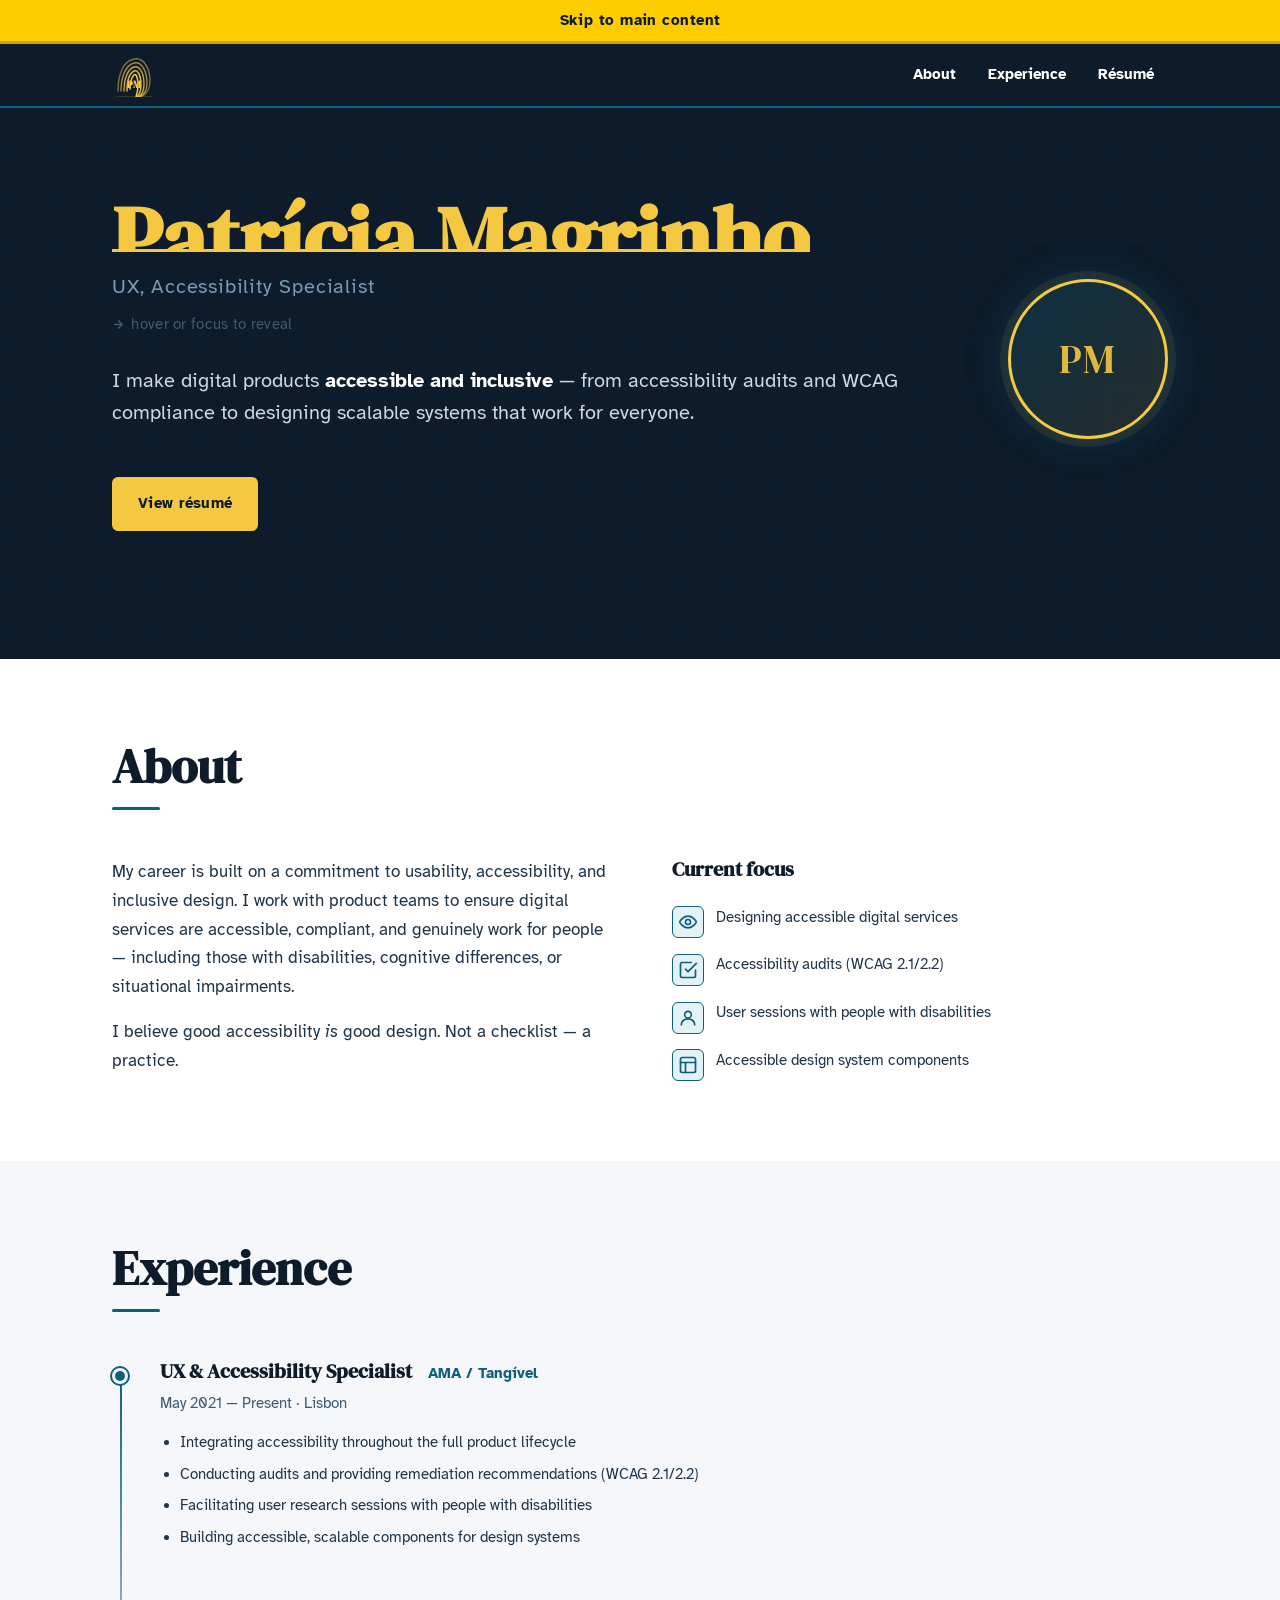
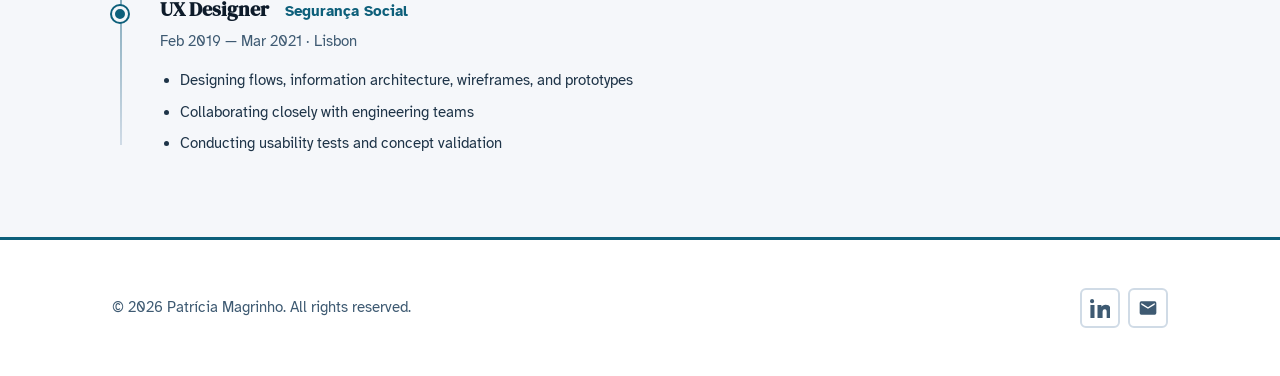
<file: index.html>
<!doctype html>
<html lang="en">
<head>
  <meta charset="utf-8">
  <meta name="viewport" content="width=device-width, initial-scale=1">
  <meta name="description" content="Patrícia Magrinho — UX & Accessibility Specialist based in Lisbon, Portugal.">
  <meta name="author" content="Patrícia Magrinho">
  <title>Patrícia Magrinho — UX & Accessibility Specialist</title>
  <link rel="preconnect" href="https://fonts.googleapis.com">
  <link rel="preconnect" href="https://fonts.gstatic.com" crossorigin>
  <link href="https://fonts.googleapis.com/css2?family=Atkinson+Hyperlegible:ital,wght@0,400;0,700;1,400&family=DM+Serif+Display&display=swap" rel="stylesheet">
  <link rel="stylesheet" href="css/main.css">
</head>

<body>

  <!--
    SKIP LINK
  -->
  <a class="skip-link" href="#about">Skip to main content</a>

  <!--
    HEADER — top: var(--skip-h), directly below the skip link.
  -->
  <header class="site-header" role="banner">
    <div class="container header-inner">
      <a href="#top" class="header-logo" aria-label="Patrícia Magrinho — back to top">
        <svg aria-hidden="true" focusable="false" width="36" height="44" viewBox="0 0 36 44" fill="none" xmlns="http://www.w3.org/2000/svg">
          <!-- Fingerprint whorl rings, clipped to bottom half to suggest a fingertip -->
          <!-- Ring 1 — outermost -->
          <path d="M 2 38 C 2 20 8 8 18 6 C 28 4 34 16 34 28 C 34 36 30 42 24 44" stroke="#F5C842" stroke-width="1.4" stroke-linecap="round" fill="none" opacity="0.5"/>
          <!-- Ring 2 -->
          <path d="M 5 38 C 5 23 10 12 18 10 C 26 8 31 19 31 30 C 31 37 28 42 23 44" stroke="#F5C842" stroke-width="1.4" stroke-linecap="round" fill="none" opacity="0.65"/>
          <!-- Ring 3 -->
          <path d="M 8 38 C 8 25 12 16 18 14 C 24 12 28 21 28 31 C 28 37 26 42 22 44" stroke="#F5C842" stroke-width="1.4" stroke-linecap="round" fill="none" opacity="0.8"/>
          <!-- Ring 4 -->
          <path d="M 11 38 C 11 27 14 20 18 18 C 22 16 25 23 25 32 C 25 37 23 42 21 44" stroke="#F5C842" stroke-width="1.5" stroke-linecap="round" fill="none" opacity="0.9"/>
          <!-- Ring 5 — innermost -->
          <path d="M 14 36 C 14 30 16 24 18 22 C 20 20 22 25 22 32 C 22 37 21 41 20 44" stroke="#F5C842" stroke-width="1.5" stroke-linecap="round" fill="none"/>
          <!-- PM initials carved at the core -->
          <text x="18" y="35" text-anchor="middle" font-family="'DM Serif Display', Georgia, serif" font-size="10" font-weight="700" fill="#F5C842" letter-spacing="0.5">PM</text>
          <!-- Flat base line suggesting a fingertip edge -->
          <line x1="0" y1="44" x2="36" y2="44" stroke="#F5C842" stroke-width="1" opacity="0.3"/>
        </svg>
      </a>
      <nav aria-label="Main navigation">
        <ul role="list">
          <li><a href="#about">About</a></li>
          <li><a href="#experience">Experience</a></li>
          <li><a href="resume.html">Résumé</a></li>
        </ul>
      </nav>
    </div>
  </header>

  <main id="main" tabindex="-1">

    <section id="top" class="hero" aria-labelledby="hero-name-label">
      <div class="container hero-inner">
        <div class="hero-text">

          <div
            class="hero-name-group"
            id="hero-name-label"
            role="img"
            aria-label="Patrícia Magrinho"
            tabindex="0"
            onkeydown="if(event.key==='Enter'||event.key===' '){this.classList.toggle('expanded');event.preventDefault();}"
          >
            <div class="hero-name-wrapper">
              <h1 aria-hidden="true">Patrícia Magrinho</h1>
            </div>
          </div>

          <span class="hero-role" aria-hidden="true">UX, Accessibility Specialist</span>

          <p class="name-hint" aria-hidden="true">
            <svg width="13" height="13" viewBox="0 0 24 24" fill="none"
                 stroke="currentColor" stroke-width="2.5"
                 stroke-linecap="round" stroke-linejoin="round" aria-hidden="true">
              <path d="M5 12h14M12 5l7 7-7 7"/>
            </svg>
            hover or focus to reveal
          </p>

          <p class="hero-bio">
            I make digital products <strong>accessible and inclusive</strong> — from accessibility audits and WCAG compliance to designing scalable systems that work for everyone.
          </p>

          <div class="hero-actions">
            <a href="resume.html" class="btn btn-primary" target="_blank" rel="noopener">
              View résumé
              <span class="sr-only">(opens in a new tab)</span>
            </a>
          </div>
        </div>

        <div class="hero-portrait" aria-hidden="true">
          <div class="portrait-ring">
            <div class="portrait-initials">PM</div>
          </div>
        </div>
      </div>
    </section>

    <section id="about" class="section-about" aria-labelledby="about-title">
      <div class="container">
        <h2 id="about-title" class="section-title">About</h2>
        <div class="about-grid">
          <div class="about-text">
            <p>My career is built on a commitment to usability, accessibility, and inclusive design. I work with product teams to ensure digital services are accessible, compliant, and genuinely work for people — including those with disabilities, cognitive differences, or situational impairments.</p>
            <p>I believe good accessibility <em>is</em> good design. Not a checklist — a practice.</p>
          </div>
          <div class="about-focus">
            <h3>Current focus</h3>
            <ul role="list" class="focus-list">
              <li>
                <span class="focus-icon" aria-hidden="true">
                  <svg width="20" height="20" viewBox="0 0 24 24" fill="none" stroke="currentColor" stroke-width="2" stroke-linecap="round" stroke-linejoin="round"><path d="M2 12s3-7 10-7 10 7 10 7-3 7-10 7-10-7-10-7z"/><circle cx="12" cy="12" r="3"/></svg>
                </span>
                Designing accessible digital services
              </li>
              <li>
                <span class="focus-icon" aria-hidden="true">
                  <svg width="20" height="20" viewBox="0 0 24 24" fill="none" stroke="currentColor" stroke-width="2" stroke-linecap="round" stroke-linejoin="round"><path d="M9 11l3 3L22 4"/><path d="M21 12v7a2 2 0 01-2 2H5a2 2 0 01-2-2V5a2 2 0 012-2h11"/></svg>
                </span>
                Accessibility audits (WCAG 2.1/2.2)
              </li>
              <li>
                <span class="focus-icon" aria-hidden="true">
                  <svg width="20" height="20" viewBox="0 0 24 24" fill="none" stroke="currentColor" stroke-width="2" stroke-linecap="round" stroke-linejoin="round"><circle cx="12" cy="8" r="4"/><path d="M4 20c0-4 3.6-7 8-7s8 3 8 7"/></svg>
                </span>
                User sessions with people with disabilities
              </li>
              <li>
                <span class="focus-icon" aria-hidden="true">
                  <svg width="20" height="20" viewBox="0 0 24 24" fill="none" stroke="currentColor" stroke-width="2" stroke-linecap="round" stroke-linejoin="round"><rect x="3" y="3" width="18" height="18" rx="2"/><path d="M3 9h18M9 21V9"/></svg>
                </span>
                Accessible design system components
              </li>
            </ul>
          </div>
        </div>
      </div>
    </section>

    <section id="experience" class="section-experience" aria-labelledby="exp-title">
      <div class="container">
        <h2 id="exp-title" class="section-title">Experience</h2>
        <ol class="timeline" role="list">

          <li class="timeline-item">
            <div class="timeline-marker" aria-hidden="true"></div>
            <div class="timeline-content">
              <div class="timeline-header">
                <h3>UX &amp; Accessibility Specialist</h3>
                <span class="timeline-org">AMA / Tangível</span>
              </div>
              <p class="timeline-meta">
                <time datetime="2021-05">May 2021</time> — Present · Lisbon
              </p>
              <ul role="list" class="timeline-list">
                <li>Integrating accessibility throughout the full product lifecycle</li>
                <li>Conducting audits and providing remediation recommendations (WCAG 2.1/2.2)</li>
                <li>Facilitating user research sessions with people with disabilities</li>
                <li>Building accessible, scalable components for design systems</li>
              </ul>
            </div>
          </li>

          <li class="timeline-item">
            <div class="timeline-marker" aria-hidden="true"></div>
            <div class="timeline-content">
              <div class="timeline-header">
                <h3>UX Designer</h3>
                <span class="timeline-org">Segurança Social</span>
              </div>
              <p class="timeline-meta">
                <time datetime="2019-02">Feb 2019</time> — <time datetime="2021-03">Mar 2021</time> · Lisbon
              </p>
              <ul role="list" class="timeline-list">
                <li>Designing flows, information architecture, wireframes, and prototypes</li>
                <li>Collaborating closely with engineering teams</li>
                <li>Conducting usability tests and concept validation</li>
              </ul>
            </div>
          </li>

        </ol>
      </div>
    </section>

  </main>

  <footer class="site-footer" role="contentinfo">
    <div class="container footer-inner">
      <p>© 2026 Patrícia Magrinho. All rights reserved.</p>
      <nav class="social" aria-label="Social links">
        <a class="social-link"
           href="https://www.linkedin.com/in/pimagrinho/"
           target="_blank" rel="noopener"
           aria-label="LinkedIn (opens in a new tab)">
          <svg viewBox="0 0 24 24" width="20" height="20" aria-hidden="true" focusable="false">
            <path fill="currentColor" d="M4.98 3.5A2.5 2.5 0 1 1 0 3.5a2.5 2.5 0 0 1 4.98 0zM.5 8.5h4.9V24H.5zM9 8.5h4.7v2.1h.1c.7-1.3 2.4-2.6 4.9-2.6 5.2 0 6.2 3.4 6.2 7.7V24h-4.9v-6.8c0-1.6 0-3.7-2.3-3.7-2.3 0-2.6 1.8-2.6 3.6V24H9z"/>
          </svg>
        </a>
        <a class="social-link"
           href="mailto:pim.uxdesigner@gmail.com"
           aria-label="Send email to Patrícia">
          <svg viewBox="0 0 24 24" width="20" height="20" aria-hidden="true" focusable="false">
            <path fill="currentColor" d="M20 4H4a2 2 0 0 0-2 2v12a2 2 0 0 0 2 2h16a2 2 0 0 0 2-2V6a2 2 0 0 0-2-2Zm0 4-8 5L4 8V6l8 5 8-5v2Z"/>
          </svg>
        </a>
      </nav>
    </div>
  </footer>

  <script>
    (function () {
      var RATIO = 0.63;

      function init() {
        var group = document.querySelector('.hero-name-group');
        var h1    = document.querySelector('.hero-name-group h1');
        if (!group || !h1) return;

        var fullH = h1.getBoundingClientRect().height;
        if (fullH < 1) return; // fonts not rendered yet

        var clipH = Math.round(fullH * RATIO);

        group.style.setProperty('--name-full-h', Math.ceil(fullH) + 'px');

        // Only apply clip height if not already expanded
        if (!group.classList.contains('expanded') &&
            !group.matches(':hover') &&
            !group.matches(':focus-within')) {
          group.style.height = clipH + 'px';
        }

        // Update on hover/focus listeners to use exact values
        function expand() {
          group.style.height = Math.ceil(fullH) + 'px';
          group.style.borderBottomColor = 'transparent';
        }
        function collapse() {
          if (!group.classList.contains('expanded')) {
            group.style.height = clipH + 'px';
            group.style.borderBottomColor = '';
          }
        }

        group.addEventListener('mouseenter', expand);
        group.addEventListener('mouseleave', collapse);
        group.addEventListener('focusin',    expand);
        group.addEventListener('focusout',   collapse);
      }

      if (document.fonts && document.fonts.ready) {
        document.fonts.ready.then(init);
      } else {
        setTimeout(init, 250);
      }

      var timer;
      window.addEventListener('resize', function () {
        clearTimeout(timer);
        timer = setTimeout(init, 80);
      });
    })();
  </script>

</body>
</html>
</file>
<file: css/main.css>
:root {
      --font-body:    "Atkinson Hyperlegible", Georgia, serif;
      --font-display: "DM Serif Display", Georgia, serif;
      --ink-900:  #0D1B2A;
      --ink-700:  #1E3448;
      --ink-500:  #3E5A72;
      --ink-300:  #7A9AB5;
      --bg-white: #FFFFFF;
      --bg-100:   #F5F7FA;
      --bg-200:   #E8EDF3;
      --bg-300:   #D0DBE6;
      --accent:       #0D5F7A;
      --accent-hover: #0A4A5E;
      --accent-bg:    #E2F2F7;
      --gold:      #F5C842;
      --gold-dark: #C9A020;
      --focus-ring:      #FFCC00;
      --focus-ring-dark: #0D1B2A;
      --container-max: 72rem;
      --gutter: clamp(1.25rem, 5vw, 3rem);
      --space-xs: 0.5rem; --space-sm: 1rem; --space-md: 1.5rem;
      --space-lg: 3rem;   --space-xl: 5rem; --space-2xl: 8rem;
      --text-sm:   0.9375rem;
      --text-md:   1.0625rem;
      --text-lg:   1.25rem;
      --text-xl:   1.75rem;
      --text-2xl:  clamp(2rem, 5vw, 3rem);
      --text-hero: clamp(3rem, 9vw, 5.5rem);
      --radius-sm: 0.375rem;
      --radius-md: 0.75rem;
      --radius-lg: 1.25rem;
      --transition: 200ms ease;
      --skip-h:   2.75rem;   /* skip link height  */
      --header-h: 4rem;      /* nav header height */
      --chrome-h: calc(var(--skip-h) + var(--header-h)); /* total fixed top chrome */
    }


    /* Normalize override — ensure animation element is never affected
       by normalize.css resets on overflow, height, or display */
    .hero-name-group {
      overflow: hidden !important;
    }

    *, *::before, *::after { box-sizing: border-box; margin: 0; padding: 0; }

    html {
      scroll-behavior: smooth;
      scroll-padding-top: calc(var(--chrome-h) + 1.5rem);
      -webkit-text-size-adjust: 100%;
    }

    body {
      background-color: var(--bg-100);
      color: var(--ink-700);
      font-family: var(--font-body);
      font-size: var(--text-md);
      line-height: 1.7;
      -webkit-font-smoothing: antialiased;
    }

    img { max-width: 100%; height: auto; display: block; }
    p, li, blockquote { max-width: 65ch; }
    ul[role="list"], ol[role="list"] { list-style: none; }
    h1, h2, h3 { font-family: var(--font-display); color: var(--ink-900); line-height: 1.15; }

    /* FOCUS ----------------------------------------------------------- */
    :focus { outline: none; }
    :focus-visible {
      outline: 3px solid var(--focus-ring);
      outline-offset: 3px;
      border-radius: var(--radius-sm);
    }
    .hero :focus-visible,
    .site-header :focus-visible { outline-color: var(--focus-ring); }

    /* SR-ONLY ---------------------------------------------------------- */
    .sr-only {
      position: absolute !important; width: 1px !important; height: 1px !important;
      padding: 0 !important; margin: -1px !important; overflow: hidden !important;
      clip: rect(0,0,0,0) !important; clip-path: inset(50%) !important;
      white-space: nowrap !important; border: 0 !important;
    }

    /* CONTAINER -------------------------------------------------------- */
    .container { max-width: var(--container-max); margin-inline: auto; padding-inline: var(--gutter); }

    /* LINKS ------------------------------------------------------------ */
    a { color: var(--accent); text-decoration: underline; text-decoration-thickness: 2px; text-underline-offset: 0.2em; transition: color var(--transition); }
    a:hover { color: var(--accent-hover); }

    /* ================================================================
       SKIP LINK
       Always visible — fixed at top:0 of the viewport.
       The header sits below it at top: var(--skip-h).
       This matches the design: yellow bar on top, dark nav below.
    ================================================================ */
    .skip-link {
      position: fixed;
      top: 0;
      inset-inline: 0;
      z-index: 9999;
      height: var(--skip-h);
      display: flex;
      align-items: center;
      justify-content: center;
      background-color: var(--focus-ring);
      color: var(--focus-ring-dark);
      font-weight: 700;
      font-size: var(--text-sm);
      text-decoration: none;
      letter-spacing: 0.03em;
      border-bottom: 3px solid rgba(0,0,0,0.2);
    }
    .skip-link:hover { background-color: #FFD700; }
    .skip-link:focus-visible {
      outline: 3px solid var(--focus-ring-dark);
      outline-offset: -4px;
      border-radius: 0;
    }

    /* ================================================================
       HEADER — sits directly below the skip link
    ================================================================ */
    .site-header {
      position: fixed;
      top: var(--skip-h);      /* flush below the skip link, never overlapping */
      inset-inline: 0;
      height: var(--header-h);
      z-index: 1000;
      background-color: var(--ink-900);
      border-bottom: 2px solid var(--accent);
    }
    .header-inner { height: 100%; display: flex; align-items: center; justify-content: space-between; gap: 1rem; }
    .header-logo {
      display: flex;
      align-items: center;
      justify-content: center;
      text-decoration: none;
      flex-shrink: 0;
      padding: 0.25rem;
      border-radius: var(--radius-sm);
      transition: opacity var(--transition);
    }
    .header-logo:hover { opacity: 0.75; }
    .site-header nav ul { display: flex; gap: 0.25rem; list-style: none; flex-wrap: wrap; }
    .site-header nav a {
      color: #fff; text-decoration: none; font-weight: 700; font-size: var(--text-sm);
      padding: 0.4rem 0.75rem; border-radius: var(--radius-sm); border: 2px solid transparent;
      transition: background-color var(--transition), border-color var(--transition);
      min-height: 2.75rem; display: inline-flex; align-items: center;
    }
    .site-header nav a:hover { background-color: rgba(255,255,255,0.12); text-decoration: underline; text-decoration-thickness: 2px; }

    /* ================================================================
       HERO — padding-top clears both skip link AND header
    ================================================================ */
    .hero {
      background-color: var(--ink-900);
      color: #fff;
      padding-top: calc(var(--chrome-h) + var(--space-xl));
      padding-bottom: var(--space-2xl);
      overflow: hidden;
      position: relative;
    }
    .hero::before {
      content: '';
      position: absolute; inset: 0;
      background-image:
        linear-gradient(rgba(13,95,122,0.06) 1px, transparent 1px),
        linear-gradient(90deg, rgba(13,95,122,0.06) 1px, transparent 1px);
      background-size: 3rem 3rem;
      pointer-events: none;
    }
    .hero-inner {
      display: grid;
      grid-template-columns: 1fr auto;
      gap: clamp(2rem, 6vw, 6rem);
      align-items: center;
      position: relative;
    }

    /* ================================================================
       NAME REVEAL ANIMATION
       ─────────────────────────────────────────────────────────────────
       VISUAL (matches screenshot):
         · ~63% of the letter bodies visible (cap-height, no descenders)
         · Gold line sits flush at the bottom of the visible text
         · On hover/focus: full name slides down into view smoothly

       TECHNIQUE:
         · overflow:hidden + fixed pixel height on .hero-name-group
         · Height is set precisely by JS after font load:
             clip-height = h1.offsetHeight × 0.63
             full-height = h1.offsetHeight
         · The gold line is border-bottom on the group — always at
           the exact bottom edge, zero gap, no positioning needed
         · JS also re-runs on resize so clamp() sizes stay correct

       ACCESSIBILITY:
         · role="img" + aria-label on group = screen readers get
           the full name regardless of the clip state
         · h1 is aria-hidden so it's not read twice
         · tabindex="0" — keyboard focusable; Enter/Space = toggle
         · prefers-reduced-motion: height:auto, no animation, no border
         · forced-colors: full name always visible
    ================================================================ */
    .hero-name-group {
      display: inline-block;
      position: relative;
      overflow: hidden;
      cursor: default;
      height: 0.73em;
      border-bottom: 3px solid var(--gold);
      transition:
        height 580ms cubic-bezier(0.22, 1, 0.36, 1),
        border-bottom-color 220ms ease 80ms;
    }
    .hero-name-group:hover,
    .hero-name-group:focus-within,
    .hero-name-group.expanded {
      height: var(--name-full-h, 1.5em);
      border-bottom-color: transparent;
    }
    .hero-name-wrapper { display: block; }

    .hero h1 {
      font-size: var(--text-hero);
      color: var(--gold);
      white-space: nowrap;
      overflow: visible;
      line-height: 1.15;
      display: block;
    }

    .hero-role {
      display: block;
      font-family: var(--font-body);
      font-size: var(--text-lg);
      font-weight: 400;
      color: var(--ink-300);
      letter-spacing: 0.04em;
      margin-top: 0.5rem;
      white-space: nowrap;
    }

    .name-hint {
      display: inline-flex;
      align-items: center;
      gap: 0.4rem;
      font-size: var(--text-sm);
      color: var(--ink-500);
      margin-top: 0.5rem;
      letter-spacing: 0.02em;
      transition: opacity 300ms ease;
      pointer-events: none;
      user-select: none;
    }
    .hero-name-group:hover ~ .name-hint,
    .hero-name-group:focus-within ~ .name-hint,
    .hero-name-group.expanded ~ .name-hint { opacity: 0; }
    @keyframes nudge { 0%,100%{transform:translateX(0)} 50%{transform:translateX(5px)} }
    .name-hint svg { animation: nudge 1.8s ease-in-out infinite; }

    /* Hero rest */
    .hero-bio { color: #CBD8E4; font-size: var(--text-lg); line-height: 1.6; margin-top: var(--space-md); margin-bottom: var(--space-lg); }
    .hero-bio strong { color: #fff; }
    .hero-actions { display: flex; flex-wrap: wrap; gap: 1rem; align-items: center; }

    .btn {
      display: inline-flex; align-items: center; justify-content: center; gap: 0.5rem;
      padding: 0.75rem 1.5rem; border-radius: var(--radius-sm);
      font-family: var(--font-body); font-size: var(--text-sm); font-weight: 700;
      text-decoration: none; letter-spacing: 0.02em; cursor: pointer;
      min-height: 2.75rem; min-width: 44px; border: 2px solid transparent;
      transition: background-color var(--transition), color var(--transition), border-color var(--transition);
    }
    .btn-primary { background-color: var(--gold); color: var(--ink-900); border-color: var(--gold); }
    .btn-primary:hover { background-color: var(--gold-dark); border-color: var(--gold-dark); color: var(--ink-900); }
    .btn-secondary { background-color: transparent; color: #fff; border-color: rgba(255,255,255,0.4); }
    .btn-secondary:hover { background-color: rgba(255,255,255,0.1); border-color: #fff; color: #fff; }

    .hero-portrait { display: flex; align-items: center; justify-content: center; }
    .portrait-ring {
      width: 10rem; height: 10rem; border-radius: 50%; border: 3px solid var(--gold);
      display: flex; align-items: center; justify-content: center;
      background: linear-gradient(135deg, rgba(13,95,122,0.3), rgba(245,200,66,0.1));
      box-shadow: 0 0 0 8px rgba(245,200,66,0.08), 0 0 40px rgba(13,95,122,0.4);
      flex-shrink: 0;
    }
    .portrait-initials { font-family: var(--font-display); font-size: 2.5rem; color: var(--gold); letter-spacing: 0.04em; opacity: 0.9; }

    /* SECTIONS --------------------------------------------------------- */
    .section-about, .section-experience { padding-block: var(--space-xl); }
    .section-about      { background-color: var(--bg-white); }
    .section-experience { background-color: var(--bg-100); }

    .section-title {
      font-size: var(--text-2xl); color: var(--ink-900);
      margin-bottom: var(--space-lg); position: relative; padding-bottom: var(--space-sm);
    }
    .section-title::after {
      content: ''; position: absolute; bottom: 0; left: 0;
      width: 3rem; height: 3px; background-color: var(--accent); border-radius: 2px;
    }

    /* ABOUT ------------------------------------------------------------ */
    .about-grid { display: grid; grid-template-columns: 1fr 1fr; gap: clamp(2rem, 5vw, 5rem); align-items: start; }
    .about-text p + p { margin-top: var(--space-sm); }
    .about-focus h3 { font-size: var(--text-lg); color: var(--ink-900); margin-bottom: var(--space-md); }
    .focus-list { display: flex; flex-direction: column; gap: 0.875rem; }
    .focus-list li { display: flex; align-items: flex-start; gap: 0.75rem; font-size: var(--text-sm); color: var(--ink-700); max-width: none; }
    .focus-icon {
      width: 2rem; height: 2rem; background-color: var(--accent-bg); color: var(--accent);
      border-radius: var(--radius-sm); border: 1.5px solid var(--accent);
      display: flex; align-items: center; justify-content: center; flex-shrink: 0; margin-top: 0.1rem;
    }

    /* TIMELINE --------------------------------------------------------- */
    .timeline { display: flex; flex-direction: column; position: relative; padding-left: 2rem; }
    .timeline::before {
      content: ''; position: absolute; left: 0.5rem; top: 0.75rem; bottom: 0.75rem;
      width: 2px; background: linear-gradient(to bottom, var(--accent), var(--bg-300));
    }
    .timeline-item { position: relative; padding-bottom: var(--space-lg); }
    .timeline-item:last-child { padding-bottom: 0; }
    .timeline-marker {
      position: absolute; left: calc(-2rem + 0.5rem - 0.5rem); top: 0.5rem;
      width: 1rem; height: 1rem; border-radius: 50%;
      background-color: var(--accent); border: 3px solid var(--bg-100); box-shadow: 0 0 0 2px var(--accent);
    }
    .timeline-content { padding-left: 1rem; }
    .timeline-header { display: flex; align-items: baseline; flex-wrap: wrap; gap: 0.5rem 1rem; margin-bottom: 0.25rem; }
    .timeline-header h3 { font-size: var(--text-lg); color: var(--ink-900); }
    .timeline-org { font-size: var(--text-sm); color: var(--accent); font-weight: 700; font-family: var(--font-body); }
    .timeline-meta { font-size: var(--text-sm); color: var(--ink-500); margin-bottom: 0.875rem; max-width: none; }
    .timeline-list { padding-left: 1.25rem; display: flex; flex-direction: column; gap: 0.375rem; }
    .timeline-list li { list-style: disc; font-size: var(--text-sm); color: var(--ink-700); max-width: 60ch; }

    /* FOOTER ----------------------------------------------------------- */
    .site-footer {
      background-color: var(--bg-white); color: var(--ink-500);
      padding-block: var(--space-lg); border-top: 3px solid var(--accent);
    }
    .footer-inner { display: flex; flex-wrap: wrap; justify-content: space-between; align-items: center; gap: var(--space-sm); }
    .site-footer p { font-size: var(--text-sm); max-width: none; }
    .social { display: flex; gap: 0.5rem; align-items: center; }
    .social-link {
      display: flex; align-items: center; justify-content: center;
      width: 2.5rem; height: 2.5rem; border-radius: var(--radius-sm);
      color: var(--ink-500); border: 2px solid var(--bg-300); text-decoration: none;
      transition: color var(--transition), border-color var(--transition), background-color var(--transition);
    }
    .social-link:hover { color: var(--bg-white); border-color: var(--accent); background-color: var(--accent); }

    /* RESPONSIVE ------------------------------------------------------- */
    @media (max-width: 768px) {
      .hero-inner { grid-template-columns: 1fr; gap: var(--space-md); }
      .hero-portrait { order: -1; }
      .portrait-ring { width: 7rem; height: 7rem; }
      .portrait-initials { font-size: 1.75rem; }
      .about-grid { grid-template-columns: 1fr; }
      .site-header nav a { font-size: 0.8125rem; padding: 0.35rem 0.5rem; }
      .timeline { padding-left: 1.5rem; }
    }
    @media (max-width: 480px) {
      .hero-actions { flex-direction: column; align-items: stretch; }
      .btn { text-align: center; justify-content: center; }
      .site-header nav ul { gap: 0; }
      .footer-inner { flex-direction: column; text-align: center; }
      .social { justify-content: center; }
    }

    /* REDUCED MOTION --------------------------------------------------- */
    @media (prefers-reduced-motion: reduce) {
      html { scroll-behavior: auto; }
      *, *::before, *::after {
        animation-duration: 0.01ms !important;
        animation-iteration-count: 1 !important;
        transition-duration: 0.01ms !important;
        scroll-behavior: auto !important;
      }
      .hero-name-group {
        height: auto !important;
        overflow: visible !important;
        border-bottom-color: transparent !important;
      }
      .name-hint { display: none !important; }
    }

    /* FORCED COLORS ---------------------------------------------------- */
    @media (forced-colors: active) {
      .btn-primary, .btn-secondary { border: 2px solid ButtonText; forced-color-adjust: none; }
      .skip-link { forced-color-adjust: none; background-color: Highlight; color: HighlightText; }
      .timeline-marker { forced-color-adjust: none; background-color: Highlight; }
      .focus-icon { forced-color-adjust: none; border: 2px solid ButtonText; }
      .hero-name-group {
        height: auto !important; overflow: visible !important;
        border-bottom: none !important;
      }
    }

    /* PRINT ------------------------------------------------------------ */
    @media print {
      .skip-link, .site-header, .hero-actions, .portrait-ring, .name-hint { display: none !important; }
      body { background: #fff; color: #000; font-size: 11pt; }
      h1, h2, h3 { color: #000; }
      a { color: #000; text-decoration: underline; }
      a[href]::after { content: " (" attr(href) ")"; font-size: 9pt; color: #444; }
      a[href^="#"]::after, a[href^="tel:"]::after { content: ""; }
      .hero { background: #f5f5f5; color: #000; padding-top: 1rem; }
      .hero h1 { color: #000; white-space: normal; }
      .hero-name-group { height: auto !important; overflow: visible !important; border-bottom: none !important; }
      .section-about, .section-experience { padding-block: 1.5rem; }
      .timeline-item { break-inside: avoid; }
    }
</file>
